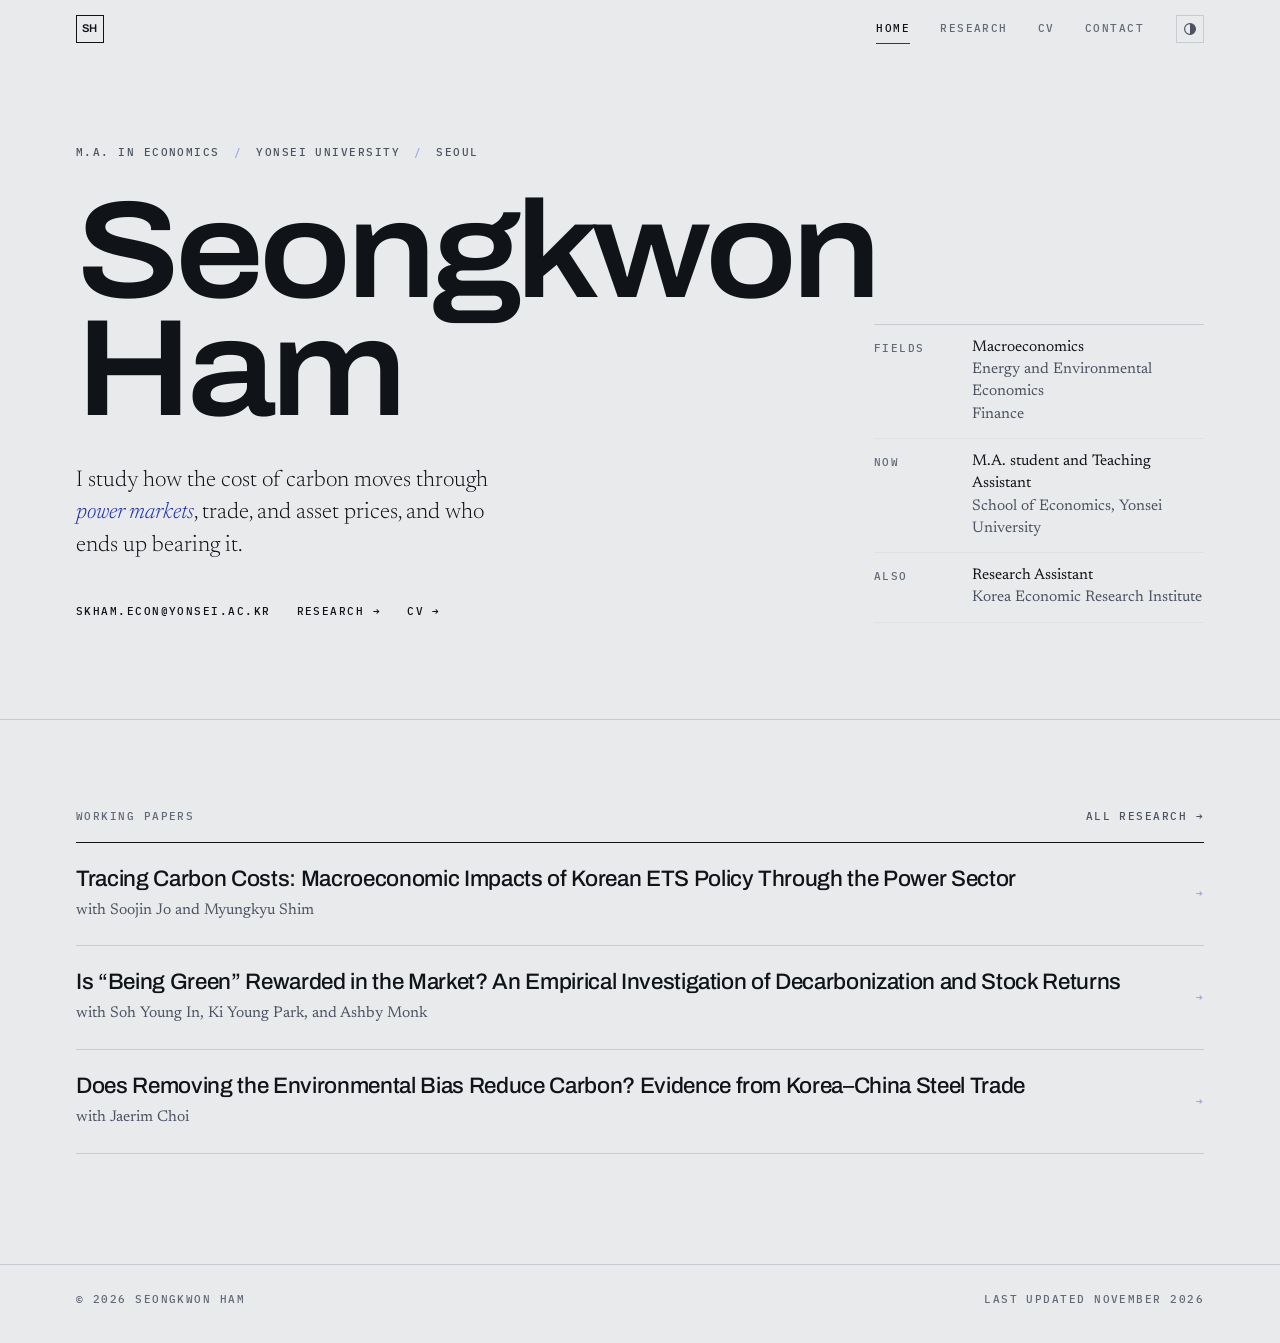
<file: index.html>
<!doctype html>
<html lang="en">
<head>
<meta charset="utf-8">
<meta name="viewport" content="width=device-width, initial-scale=1">
<title>Seongkwon Ham</title>
<meta name="description" content="Seongkwon Ham, M.A. student in Economics at Yonsei University. Research on carbon pricing, energy, trade, and climate finance.">
<meta property="og:title" content="Seongkwon Ham">
<meta property="og:description" content="Seongkwon Ham, M.A. student in Economics at Yonsei University. Research on carbon pricing, energy, trade, and climate finance.">
<meta property="og:type" content="website">
<meta name="color-scheme" content="light dark">
<link rel="icon" href="data:image/svg+xml,%3Csvg xmlns='http://www.w3.org/2000/svg' viewBox='0 0 32 32'%3E%3Crect width='32' height='32' fill='%231E31A8'/%3E%3Ctext x='16' y='21.5' font-family='Arial,sans-serif' font-size='14' font-weight='700' fill='white' text-anchor='middle'%3ESH%3C/text%3E%3C/svg%3E">
<script>try{var t=localStorage.getItem('theme');if(t)document.documentElement.setAttribute('data-theme',t);}catch(e){}</script>
<link rel="preconnect" href="https://fonts.googleapis.com">
<link rel="preconnect" href="https://fonts.gstatic.com" crossorigin>
<link rel="stylesheet" href="https://fonts.googleapis.com/css2?family=Archivo:wdth,wght@62..125,100..900&family=IBM+Plex+Mono:wght@400;500&family=Newsreader:ital,opsz,wght@0,6..72,300..500;1,6..72,300..400&display=swap">
<link rel="stylesheet" href="/assets/site.css">
</head>
<body>
<a class="skip m" href="#main">Skip to content</a>

<header class="nav" id="nav">
  <div class="nav-in">
    <a class="mark" href="/" aria-label="Home">SH</a>
    <nav class="nav-links m" aria-label="Pages">
      <a href="/" aria-current="page">Home</a>
      <a href="/research/">Research</a>
      <a href="/cv/">CV</a>
      <a href="/contact/">Contact</a>
    </nav>
    <button class="theme-btn" id="themeBtn" type="button" aria-label="Switch color theme">
      <svg viewBox="0 0 16 16" aria-hidden="true"><circle cx="8" cy="8" r="6.2" fill="none" stroke="currentColor" stroke-width="1.3"/><path d="M8 1.8a6.2 6.2 0 0 1 0 12.4z" fill="currentColor"/></svg>
    </button>
  </div>
</header>

<main id="main">
<section class="hero">
  <div class="wrap hero-grid">
    <div>
      <p class="m eyebrow ld">
        <span>M.A. in Economics</span><span class="dot">/</span>
        <span>Yonsei University</span><span class="dot">/</span>
        <span>Seoul</span>
      </p>
      <h1 class="ld d1"><span>Seongkwon</span><span>Ham</span></h1>
      <p class="hero-sub ld d2">
        I study how the cost of carbon moves through <em>power markets</em>,
        trade, and asset prices, and who ends up bearing it.
      </p>
      <div class="hero-meta m ld d3">
        <a class="lnk" href="mailto:skham.econ@yonsei.ac.kr">skham.econ@yonsei.ac.kr</a>
        <a class="lnk" href="/research/">Research &rarr;</a>
        <a class="lnk" href="/cv/">CV &rarr;</a>
      </div>
    </div>
    <dl class="facts ld d4">
      <div class="fact"><dt class="m">Fields</dt><dd>Macroeconomics<span>Energy and Environmental Economics<br>Finance</span></dd></div>
      <div class="fact"><dt class="m">Now</dt><dd>M.A. student and Teaching Assistant<span>School of Economics, Yonsei University</span></dd></div>
      <div class="fact"><dt class="m">Also</dt><dd>Research Assistant<span>Korea Economic Research Institute</span></dd></div>
    </dl>
  </div>
</section>

<section class="index">
  <div class="wrap">
    <p class="index-head m rv"><span>Working papers</span><a class="lnk" href="/research/" style="color:var(--ink-2)">All research &rarr;</a></p>
    <div class="idx rv">
      <a href="/research/#carbon-costs">
        <span class="idx-t">Tracing Carbon Costs: Macroeconomic Impacts of Korean ETS Policy Through the Power Sector</span>
        <span class="idx-w">with Soojin Jo and Myungkyu Shim</span>
        <span class="idx-arw m" aria-hidden="true">&rarr;</span>
      </a>
      <a href="/research/#being-green">
        <span class="idx-t">Is &ldquo;Being Green&rdquo; Rewarded in the Market? An Empirical Investigation of Decarbonization and Stock Returns</span>
        <span class="idx-w">with Soh Young In, Ki Young Park, and Ashby Monk</span>
        <span class="idx-arw m" aria-hidden="true">&rarr;</span>
      </a>
      <a href="/research/#environmental-bias">
        <span class="idx-t">Does Removing the Environmental Bias Reduce Carbon? Evidence from Korea&ndash;China Steel Trade</span>
        <span class="idx-w">with Jaerim Choi</span>
        <span class="idx-arw m" aria-hidden="true">&rarr;</span>
      </a>
    </div>
  </div>
</section>
</main>

<footer>
  <div class="wrap foot-in m">
    <span>&copy; <span id="yr">2026</span> Seongkwon Ham</span>
    <span>Last updated November 2026</span>
  </div>
</footer>
<script src="/assets/site.js"></script>
</body>
</html>
</file>
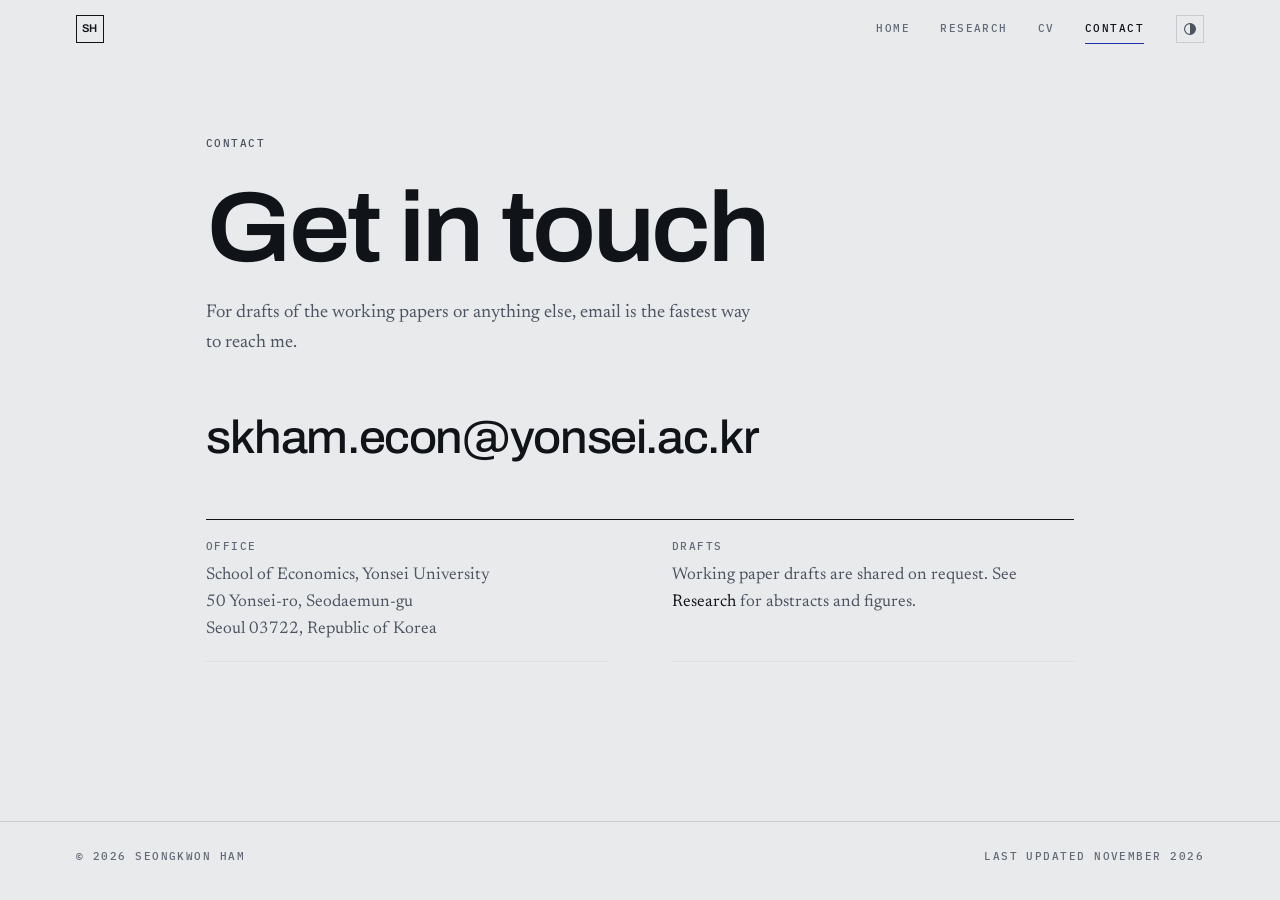
<file: contact/index.html>
<!doctype html>
<html lang="en">
<head>
<meta charset="utf-8">
<meta name="viewport" content="width=device-width, initial-scale=1">
<title>Contact | Seongkwon Ham</title>
<meta name="description" content="How to reach Seongkwon Ham.">
<meta property="og:title" content="Contact | Seongkwon Ham">
<meta property="og:description" content="How to reach Seongkwon Ham.">
<meta property="og:type" content="website">
<meta name="color-scheme" content="light dark">
<link rel="icon" href="data:image/svg+xml,%3Csvg xmlns='http://www.w3.org/2000/svg' viewBox='0 0 32 32'%3E%3Crect width='32' height='32' fill='%231E31A8'/%3E%3Ctext x='16' y='21.5' font-family='Arial,sans-serif' font-size='14' font-weight='700' fill='white' text-anchor='middle'%3ESH%3C/text%3E%3C/svg%3E">
<script>try{var t=localStorage.getItem('theme');if(t)document.documentElement.setAttribute('data-theme',t);}catch(e){}</script>
<link rel="preconnect" href="https://fonts.googleapis.com">
<link rel="preconnect" href="https://fonts.gstatic.com" crossorigin>
<link rel="stylesheet" href="https://fonts.googleapis.com/css2?family=Archivo:wdth,wght@62..125,100..900&family=IBM+Plex+Mono:wght@400;500&family=Newsreader:ital,opsz,wght@0,6..72,300..500;1,6..72,300..400&display=swap">
<link rel="stylesheet" href="/assets/site.css">
</head>
<body>
<a class="skip m" href="#main">Skip to content</a>

<header class="nav" id="nav">
  <div class="nav-in">
    <a class="mark" href="/" aria-label="Home">SH</a>
    <nav class="nav-links m" aria-label="Pages">
      <a href="/">Home</a>
      <a href="/research/">Research</a>
      <a href="/cv/">CV</a>
      <a href="/contact/" aria-current="page">Contact</a>
    </nav>
    <button class="theme-btn" id="themeBtn" type="button" aria-label="Switch color theme">
      <svg viewBox="0 0 16 16" aria-hidden="true"><circle cx="8" cy="8" r="6.2" fill="none" stroke="currentColor" stroke-width="1.3"/><path d="M8 1.8a6.2 6.2 0 0 1 0 12.4z" fill="currentColor"/></svg>
    </button>
  </div>
</header>

<main id="main">
<section class="page-head">
  <div class="wrap narrow">
    <p class="m eyebrow ld"><span>Contact</span></p>
    <h1 class="ld d1">Get in touch</h1>
    <p class="lede ld d2">For drafts of the working papers or anything else, email is the fastest way to reach me.</p>
  </div>
</section>

<section class="page-body">
  <div class="wrap narrow">
    <a class="mailto ld d3" href="mailto:skham.econ@yonsei.ac.kr">skham.econ@yonsei.ac.kr</a>
    <div class="contact-grid rv">
      <div><span class="m">Office</span><p>School of Economics, Yonsei University<br>50 Yonsei-ro, Seodaemun-gu<br>Seoul 03722, Republic of Korea</p></div>
      <div><span class="m">Drafts</span><p>Working paper drafts are shared on request. See <a class="lnk" href="/research/">Research</a> for abstracts and figures.</p></div>
    </div>
  </div>
</section>
</main>

<footer>
  <div class="wrap foot-in m">
    <span>&copy; <span id="yr">2026</span> Seongkwon Ham</span>
    <span>Last updated November 2026</span>
  </div>
</footer>
<script src="/assets/site.js"></script>
</body>
</html>
</file>
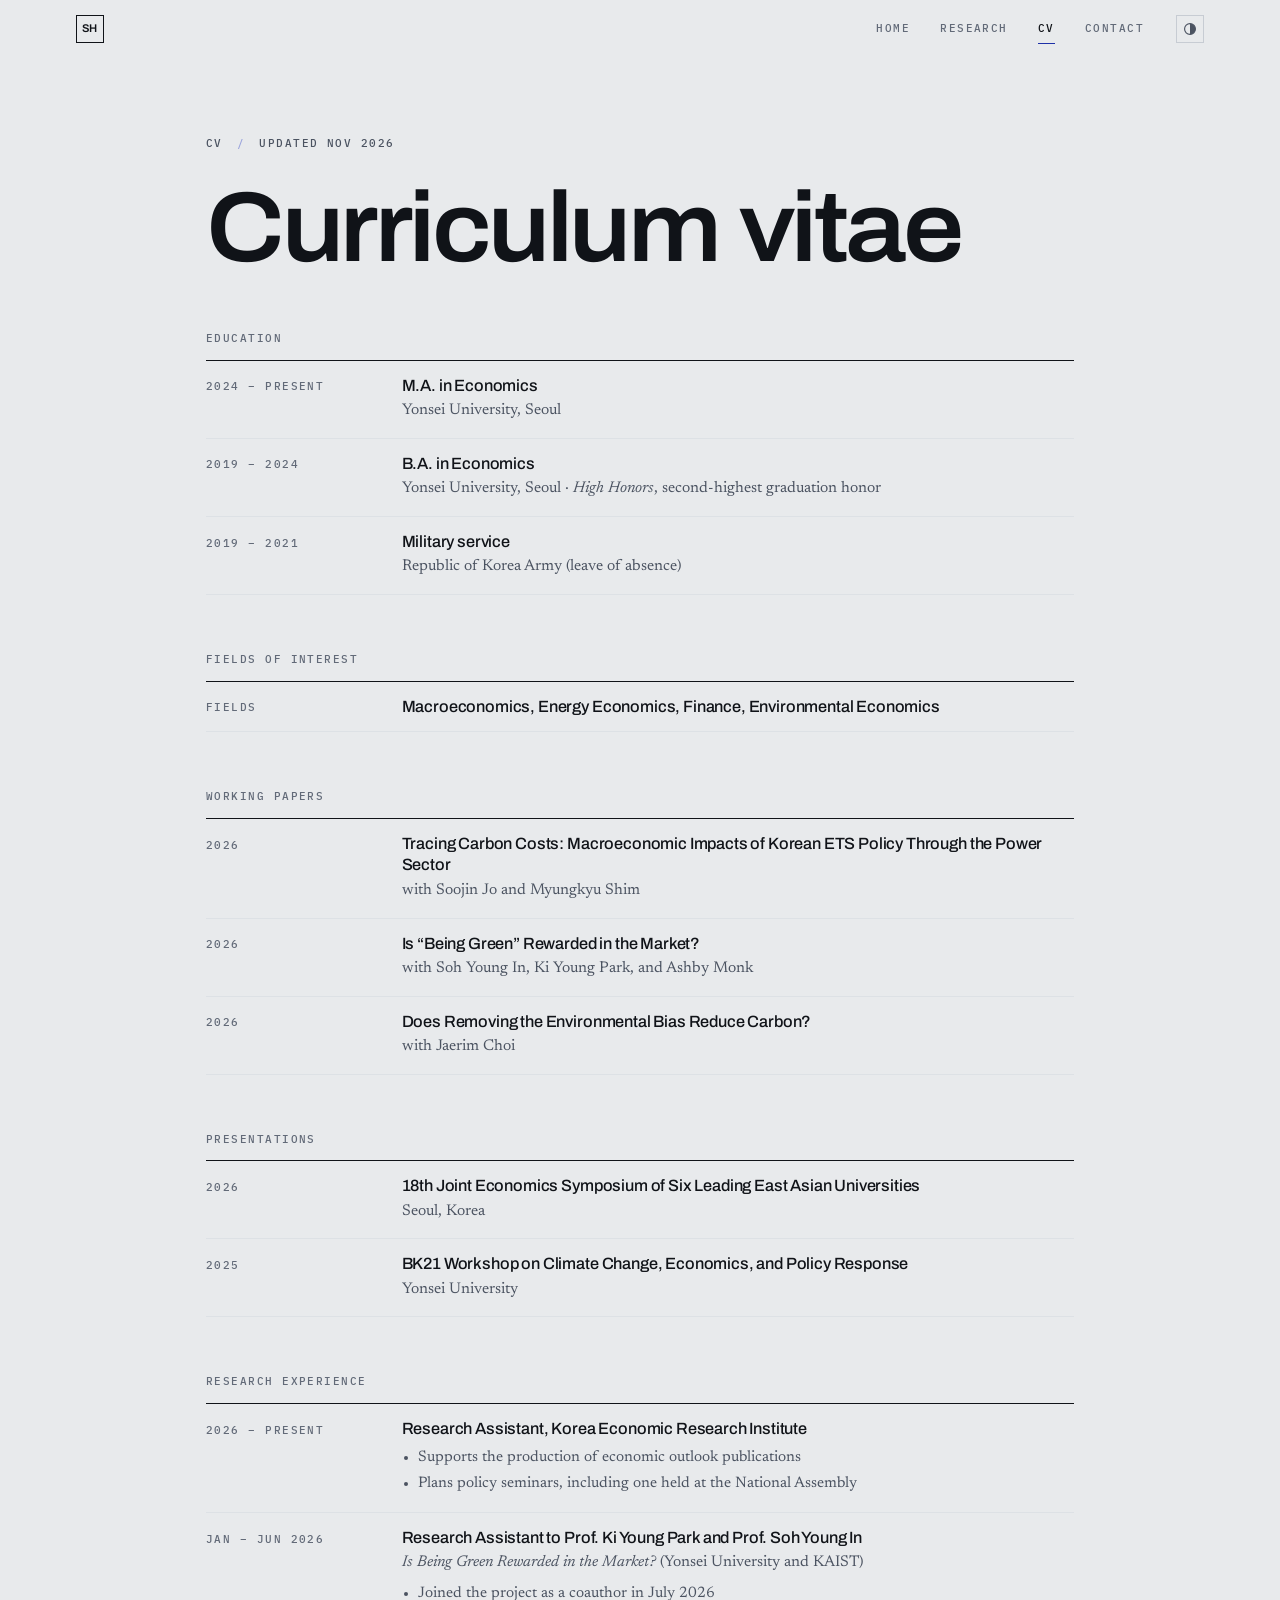
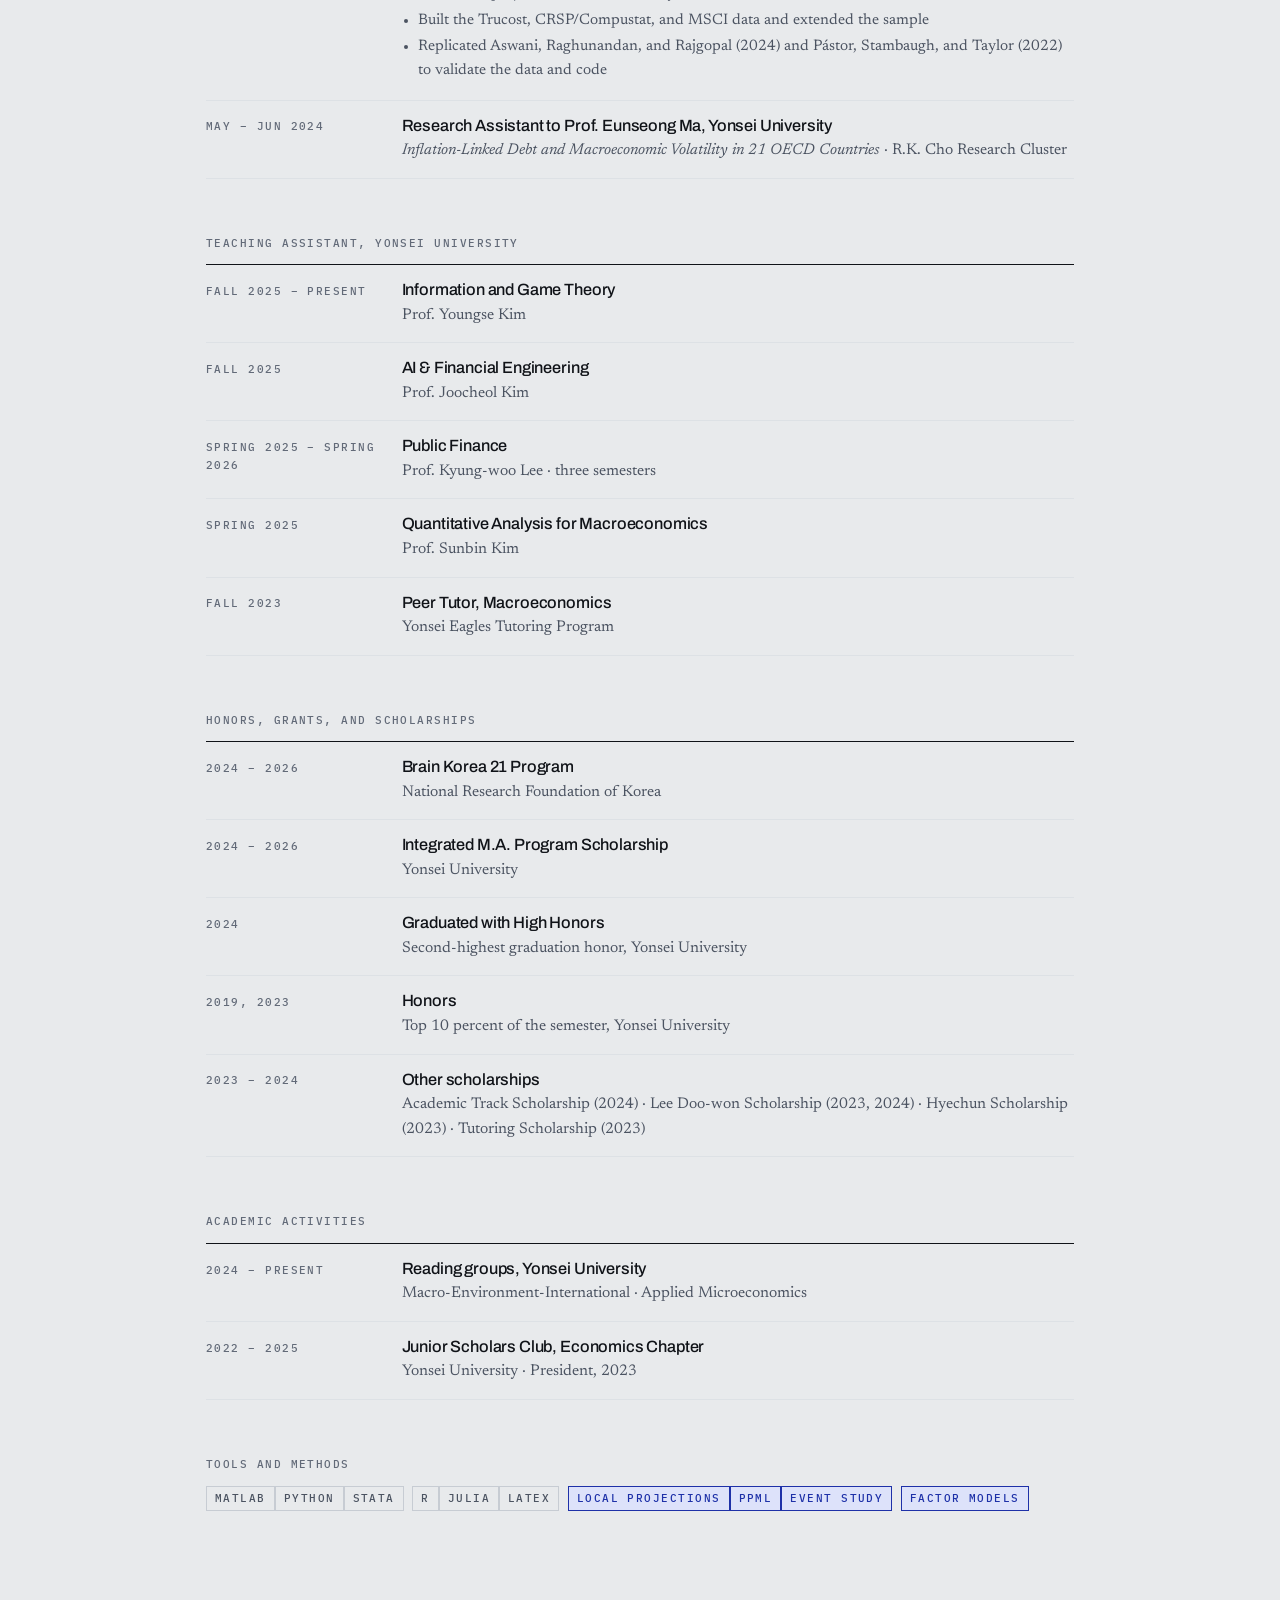
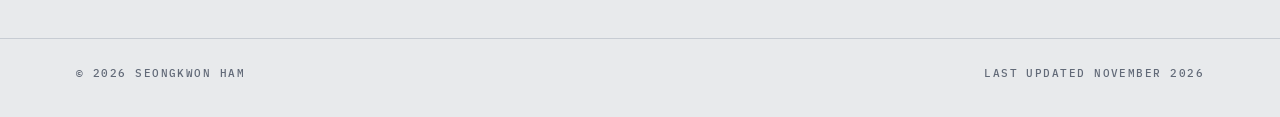
<file: cv/index.html>
<!doctype html>
<html lang="en">
<head>
<meta charset="utf-8">
<meta name="viewport" content="width=device-width, initial-scale=1">
<title>CV | Seongkwon Ham</title>
<meta name="description" content="Curriculum vitae of Seongkwon Ham, Yonsei University.">
<meta property="og:title" content="CV | Seongkwon Ham">
<meta property="og:description" content="Curriculum vitae of Seongkwon Ham, Yonsei University.">
<meta property="og:type" content="website">
<meta name="color-scheme" content="light dark">
<link rel="icon" href="data:image/svg+xml,%3Csvg xmlns='http://www.w3.org/2000/svg' viewBox='0 0 32 32'%3E%3Crect width='32' height='32' fill='%231E31A8'/%3E%3Ctext x='16' y='21.5' font-family='Arial,sans-serif' font-size='14' font-weight='700' fill='white' text-anchor='middle'%3ESH%3C/text%3E%3C/svg%3E">
<script>try{var t=localStorage.getItem('theme');if(t)document.documentElement.setAttribute('data-theme',t);}catch(e){}</script>
<link rel="preconnect" href="https://fonts.googleapis.com">
<link rel="preconnect" href="https://fonts.gstatic.com" crossorigin>
<link rel="stylesheet" href="https://fonts.googleapis.com/css2?family=Archivo:wdth,wght@62..125,100..900&family=IBM+Plex+Mono:wght@400;500&family=Newsreader:ital,opsz,wght@0,6..72,300..500;1,6..72,300..400&display=swap">
<link rel="stylesheet" href="/assets/site.css">
</head>
<body>
<a class="skip m" href="#main">Skip to content</a>

<header class="nav" id="nav">
  <div class="nav-in">
    <a class="mark" href="/" aria-label="Home">SH</a>
    <nav class="nav-links m" aria-label="Pages">
      <a href="/">Home</a>
      <a href="/research/">Research</a>
      <a href="/cv/" aria-current="page">CV</a>
      <a href="/contact/">Contact</a>
    </nav>
    <button class="theme-btn" id="themeBtn" type="button" aria-label="Switch color theme">
      <svg viewBox="0 0 16 16" aria-hidden="true"><circle cx="8" cy="8" r="6.2" fill="none" stroke="currentColor" stroke-width="1.3"/><path d="M8 1.8a6.2 6.2 0 0 1 0 12.4z" fill="currentColor"/></svg>
    </button>
  </div>
</header>

<main id="main">
<section class="page-head">
  <div class="wrap narrow">
    <p class="m eyebrow ld"><span>CV</span><span class="dot">/</span><span>Updated Nov 2026</span></p>
    <h1 class="ld d1">Curriculum vitae</h1>
  </div>
</section>

<section class="page-body">
  <div class="wrap narrow">

    <div class="tl-group rv">
      <span class="m">Education</span>
      <div class="tl">
        <div class="tl-row"><p class="tl-yr m">2024 &ndash; present</p><div><p class="tl-what">M.A. in Economics</p><p class="tl-where">Yonsei University, Seoul</p></div></div>
        <div class="tl-row"><p class="tl-yr m">2019 &ndash; 2024</p><div><p class="tl-what">B.A. in Economics</p><p class="tl-where">Yonsei University, Seoul &middot; <i>High Honors</i>, second-highest graduation honor</p></div></div>
        <div class="tl-row"><p class="tl-yr m">2019 &ndash; 2021</p><div><p class="tl-what">Military service</p><p class="tl-where">Republic of Korea Army (leave of absence)</p></div></div>
      </div>
    </div>

    <div class="tl-group rv">
      <span class="m">Fields of interest</span>
      <div class="tl">
        <div class="tl-row"><p class="tl-yr m">Fields</p><div><p class="tl-what">Macroeconomics, Energy Economics, Finance, Environmental Economics</p></div></div>
      </div>
    </div>

    <div class="tl-group rv">
      <span class="m">Working papers</span>
      <div class="tl">
        <div class="tl-row"><p class="tl-yr m">2026</p><div><p class="tl-what"><a class="lnk" href="/research/#carbon-costs">Tracing Carbon Costs: Macroeconomic Impacts of Korean ETS Policy Through the Power Sector</a></p><p class="tl-where">with Soojin Jo and Myungkyu Shim</p></div></div>
        <div class="tl-row"><p class="tl-yr m">2026</p><div><p class="tl-what"><a class="lnk" href="/research/#being-green">Is &ldquo;Being Green&rdquo; Rewarded in the Market?</a></p><p class="tl-where">with Soh Young In, Ki Young Park, and Ashby Monk</p></div></div>
        <div class="tl-row"><p class="tl-yr m">2026</p><div><p class="tl-what"><a class="lnk" href="/research/#environmental-bias">Does Removing the Environmental Bias Reduce Carbon?</a></p><p class="tl-where">with Jaerim Choi</p></div></div>
      </div>
    </div>

    <div class="tl-group rv">
      <span class="m">Presentations</span>
      <div class="tl">
        <div class="tl-row"><p class="tl-yr m">2026</p><div><p class="tl-what">18th Joint Economics Symposium of Six Leading East Asian Universities</p><p class="tl-where">Seoul, Korea</p></div></div>
        <div class="tl-row"><p class="tl-yr m">2025</p><div><p class="tl-what">BK21 Workshop on Climate Change, Economics, and Policy Response</p><p class="tl-where">Yonsei University</p></div></div>
      </div>
    </div>

    <div class="tl-group rv">
      <span class="m">Research experience</span>
      <div class="tl">
        <div class="tl-row"><p class="tl-yr m">2026 &ndash; present</p><div><p class="tl-what">Research Assistant, Korea Economic Research Institute</p>
          <ul><li>Supports the production of economic outlook publications</li><li>Plans policy seminars, including one held at the National Assembly</li></ul></div></div>
        <div class="tl-row"><p class="tl-yr m">Jan &ndash; Jun 2026</p><div><p class="tl-what">Research Assistant to Prof. Ki Young Park and Prof. Soh Young In</p><p class="tl-where"><i>Is Being Green Rewarded in the Market?</i> (Yonsei University and KAIST)</p>
          <ul><li>Joined the project as a coauthor in July 2026</li><li>Built the Trucost, CRSP/Compustat, and MSCI data and extended the sample</li><li>Replicated Aswani, Raghunandan, and Rajgopal (2024) and P&aacute;stor, Stambaugh, and Taylor (2022) to validate the data and code</li></ul></div></div>
        <div class="tl-row"><p class="tl-yr m">May &ndash; Jun 2024</p><div><p class="tl-what">Research Assistant to Prof. Eunseong Ma, Yonsei University</p><p class="tl-where"><i>Inflation-Linked Debt and Macroeconomic Volatility in 21 OECD Countries</i> &middot; R.K. Cho Research Cluster</p></div></div>
      </div>
    </div>

    <div class="tl-group rv">
      <span class="m">Teaching assistant, Yonsei University</span>
      <div class="tl">
        <div class="tl-row"><p class="tl-yr m">Fall 2025 &ndash; present</p><div><p class="tl-what">Information and Game Theory</p><p class="tl-where">Prof. Youngse Kim</p></div></div>
        <div class="tl-row"><p class="tl-yr m">Fall 2025</p><div><p class="tl-what">AI &amp; Financial Engineering</p><p class="tl-where">Prof. Joocheol Kim</p></div></div>
        <div class="tl-row"><p class="tl-yr m">Spring 2025 &ndash; Spring 2026</p><div><p class="tl-what">Public Finance</p><p class="tl-where">Prof. Kyung-woo Lee &middot; three semesters</p></div></div>
        <div class="tl-row"><p class="tl-yr m">Spring 2025</p><div><p class="tl-what">Quantitative Analysis for Macroeconomics</p><p class="tl-where">Prof. Sunbin Kim</p></div></div>
        <div class="tl-row"><p class="tl-yr m">Fall 2023</p><div><p class="tl-what">Peer Tutor, Macroeconomics</p><p class="tl-where">Yonsei Eagles Tutoring Program</p></div></div>
      </div>
    </div>

    <div class="tl-group rv">
      <span class="m">Honors, grants, and scholarships</span>
      <div class="tl">
        <div class="tl-row"><p class="tl-yr m">2024 &ndash; 2026</p><div><p class="tl-what">Brain Korea 21 Program</p><p class="tl-where">National Research Foundation of Korea</p></div></div>
        <div class="tl-row"><p class="tl-yr m">2024 &ndash; 2026</p><div><p class="tl-what">Integrated M.A. Program Scholarship</p><p class="tl-where">Yonsei University</p></div></div>
        <div class="tl-row"><p class="tl-yr m">2024</p><div><p class="tl-what">Graduated with High Honors</p><p class="tl-where">Second-highest graduation honor, Yonsei University</p></div></div>
        <div class="tl-row"><p class="tl-yr m">2019, 2023</p><div><p class="tl-what">Honors</p><p class="tl-where">Top 10 percent of the semester, Yonsei University</p></div></div>
        <div class="tl-row"><p class="tl-yr m">2023 &ndash; 2024</p><div><p class="tl-what">Other scholarships</p><p class="tl-where">Academic Track Scholarship (2024) &middot; Lee Doo-won Scholarship (2023, 2024) &middot; Hyechun Scholarship (2023) &middot; Tutoring Scholarship (2023)</p></div></div>
      </div>
    </div>

    <div class="tl-group rv">
      <span class="m">Academic activities</span>
      <div class="tl">
        <div class="tl-row"><p class="tl-yr m">2024 &ndash; present</p><div><p class="tl-what">Reading groups, Yonsei University</p><p class="tl-where">Macro-Environment-International &middot; Applied Microeconomics</p></div></div>
        <div class="tl-row"><p class="tl-yr m">2022 &ndash; 2025</p><div><p class="tl-what">Junior Scholars Club, Economics Chapter</p><p class="tl-where">Yonsei University &middot; President, 2023</p></div></div>
      </div>
    </div>

    <div class="tl-group rv">
      <span class="m">Tools and methods</span>
      <div class="chips m">
        <span class="tag">MATLAB</span><span class="tag">Python</span><span class="tag">Stata</span>
        <span class="tag">R</span><span class="tag">Julia</span><span class="tag">LaTeX</span>
        <span class="tag hi">Local projections</span><span class="tag hi">PPML</span><span class="tag hi">Event study</span>
        <span class="tag hi">Factor models</span>
      </div>
    </div>

  </div>
</section>
</main>

<footer>
  <div class="wrap foot-in m">
    <span>&copy; <span id="yr">2026</span> Seongkwon Ham</span>
    <span>Last updated November 2026</span>
  </div>
</footer>
<script src="/assets/site.js"></script>
</body>
</html>
</file>
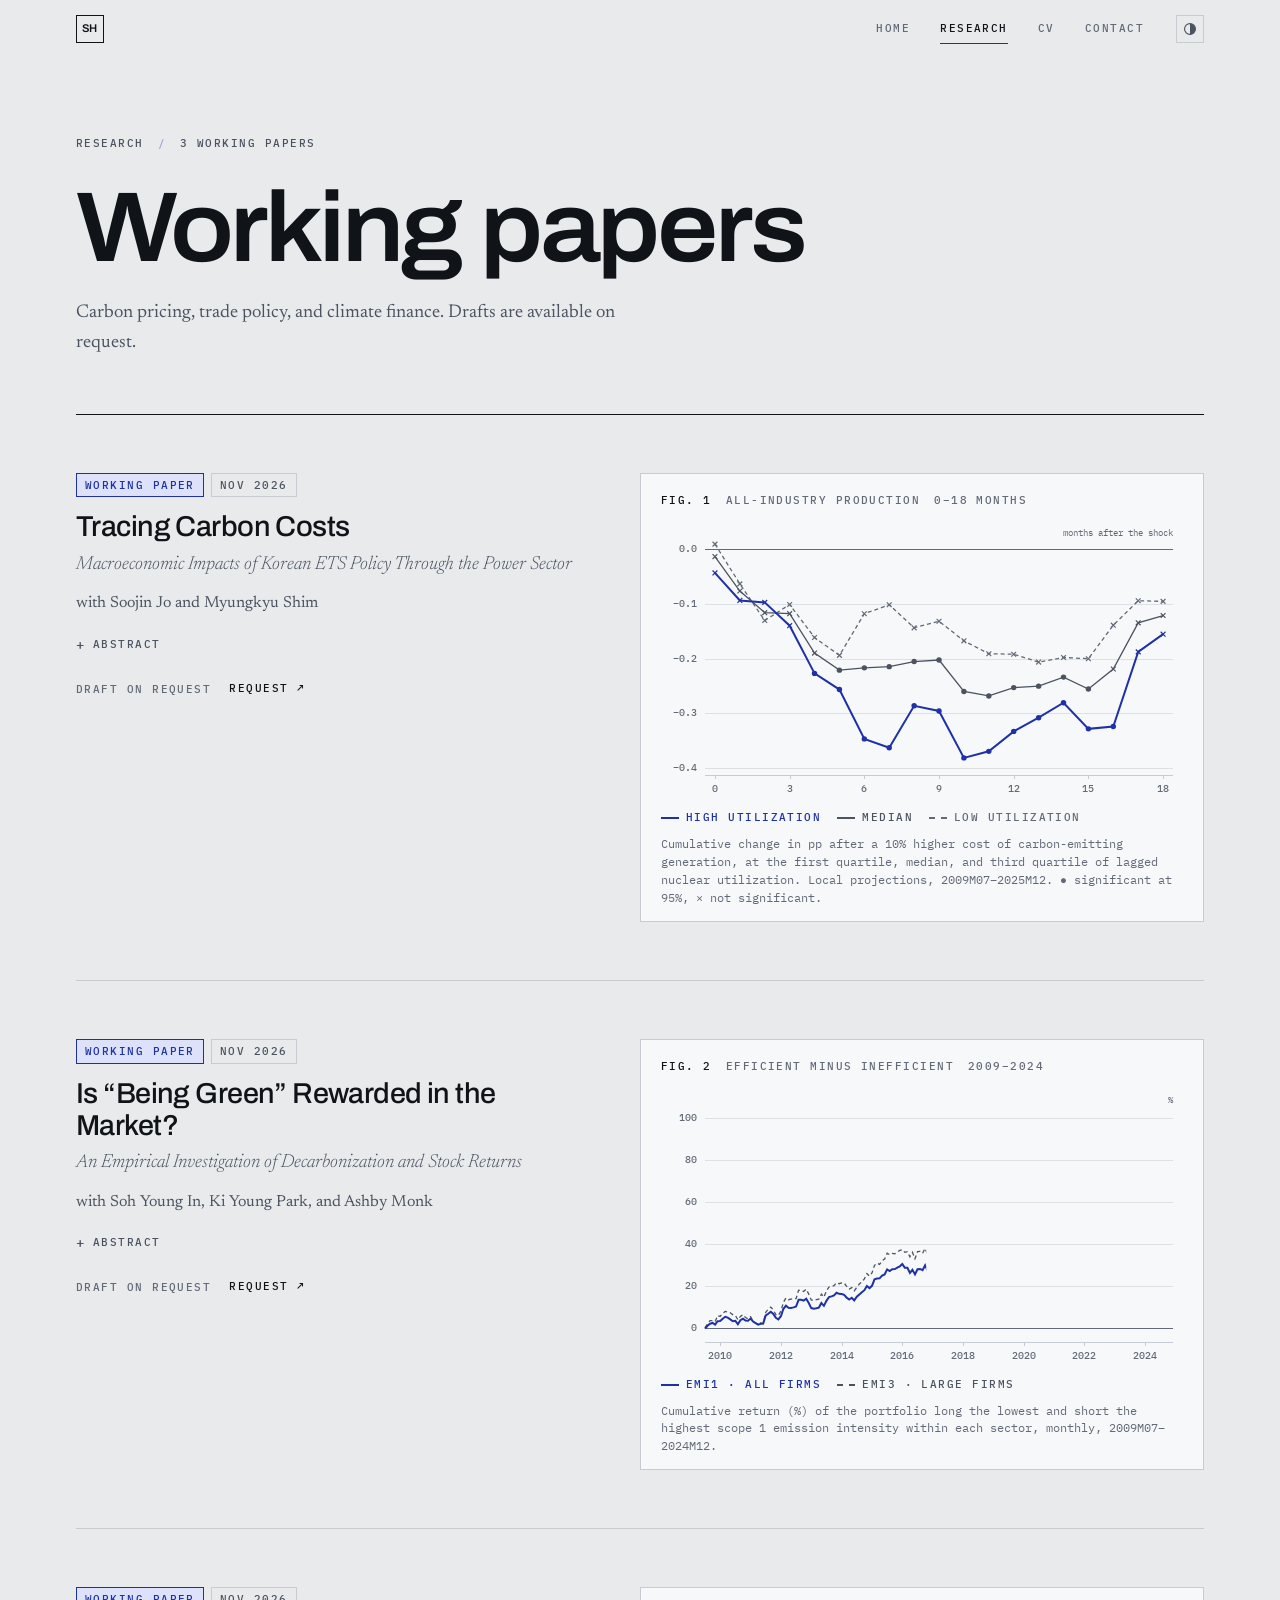
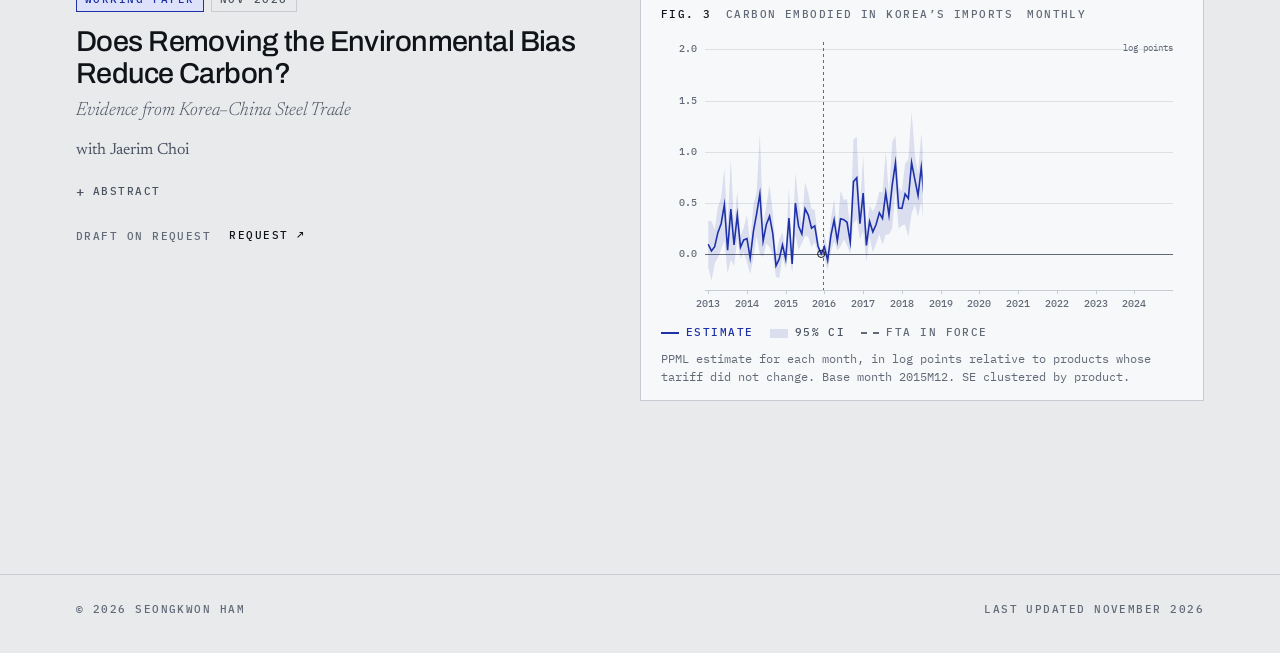
<file: research/index.html>
<!doctype html>
<html lang="en">
<head>
<meta charset="utf-8">
<meta name="viewport" content="width=device-width, initial-scale=1">
<title>Research | Seongkwon Ham</title>
<meta name="description" content="Working papers by Seongkwon Ham on carbon pricing, trade, and climate finance.">
<meta property="og:title" content="Research | Seongkwon Ham">
<meta property="og:description" content="Working papers by Seongkwon Ham on carbon pricing, trade, and climate finance.">
<meta property="og:type" content="website">
<meta name="color-scheme" content="light dark">
<link rel="icon" href="data:image/svg+xml,%3Csvg xmlns='http://www.w3.org/2000/svg' viewBox='0 0 32 32'%3E%3Crect width='32' height='32' fill='%231E31A8'/%3E%3Ctext x='16' y='21.5' font-family='Arial,sans-serif' font-size='14' font-weight='700' fill='white' text-anchor='middle'%3ESH%3C/text%3E%3C/svg%3E">
<script>try{var t=localStorage.getItem('theme');if(t)document.documentElement.setAttribute('data-theme',t);}catch(e){}</script>
<link rel="preconnect" href="https://fonts.googleapis.com">
<link rel="preconnect" href="https://fonts.gstatic.com" crossorigin>
<link rel="stylesheet" href="https://fonts.googleapis.com/css2?family=Archivo:wdth,wght@62..125,100..900&family=IBM+Plex+Mono:wght@400;500&family=Newsreader:ital,opsz,wght@0,6..72,300..500;1,6..72,300..400&display=swap">
<link rel="stylesheet" href="/assets/site.css">
</head>
<body>
<a class="skip m" href="#main">Skip to content</a>

<header class="nav" id="nav">
  <div class="nav-in">
    <a class="mark" href="/" aria-label="Home">SH</a>
    <nav class="nav-links m" aria-label="Pages">
      <a href="/">Home</a>
      <a href="/research/" aria-current="page">Research</a>
      <a href="/cv/">CV</a>
      <a href="/contact/">Contact</a>
    </nav>
    <button class="theme-btn" id="themeBtn" type="button" aria-label="Switch color theme">
      <svg viewBox="0 0 16 16" aria-hidden="true"><circle cx="8" cy="8" r="6.2" fill="none" stroke="currentColor" stroke-width="1.3"/><path d="M8 1.8a6.2 6.2 0 0 1 0 12.4z" fill="currentColor"/></svg>
    </button>
  </div>
</header>

<main id="main">
<section class="page-head">
  <div class="wrap">
    <p class="m eyebrow ld"><span>Research</span><span class="dot">/</span><span>3 working papers</span></p>
    <h1 class="ld d1">Working papers</h1>
    <p class="lede ld d2">Carbon pricing, trade policy, and climate finance. Drafts are available on request.</p>
  </div>
</section>

<section class="page-body">
  <div class="wrap">

    <!-- W1 -->
    <article class="paper rv" id="carbon-costs">
      <div>
        <div class="tags m"><span class="tag hi">Working paper</span><span class="tag">Nov 2026</span></div>
        <h3>Tracing Carbon Costs<span class="subtitle">Macroeconomic Impacts of Korean ETS Policy Through the Power Sector</span></h3>
        <p class="byline">with Soojin Jo and Myungkyu Shim</p>
        <details>
          <summary>Abstract</summary>
          <p class="abs">
            Carbon prices in Korea do not reach the price of electricity yet, as most allowances are free and
            the retail price is a policy decision. This paper traces the response of the economy to a 10 percent
            increase in the cost of carbon-emitting generation under a full pass-through scenario. On average,
            production falls and unemployment rises, but both responses are small. The response of production
            depends on the spare capacity of nuclear generation. When nuclear utilization is high, production is
            0.36 percentage points lower after 7 months. When it is low, generation shifts more toward carbon-free
            sources and the response of production is insignificant. Across manufacturing industries, production
            in the high electricity-intensity group is significantly lower than in the low group for ten months. The
            results are similar with quarterly GDP and consumption, an alternative measure of nuclear capacity,
            and other groupings of industries. The cost of carbon pricing will therefore depend on how much
            nuclear capacity is spare, and it will fall first on electricity-intensive industries.
          </p>
          <p class="note">JEL E32, Q41, Q43, Q48, Q54</p>
        </details>
        <p class="filerow m">
          <span>Draft on request</span>
          <a class="lnk" href="mailto:skham.econ@yonsei.ac.kr?subject=Draft%20request%3A%20Tracing%20Carbon%20Costs">Request &#8599;</a>
        </p>
      </div>
      <figure class="pfig">
        <p class="pfig-head m"><b>Fig. 1</b><span>All-industry production</span><span>0&ndash;18 months</span></p>
        <canvas id="f1" role="img" aria-label="Line chart. Cumulative response of all-industry production to a 10 percent higher cost of carbon-emitting generation, by nuclear utilization. With high utilization, production is about 0.36 percentage points lower after 7 months. With low utilization, the response is insignificant."></canvas>
        <p class="legend m">
          <span style="color:var(--accent)"><i class="sw"></i>High utilization</span>
          <span style="color:var(--ink-2)"><i class="sw"></i>Median</span>
          <span style="color:var(--ink-3)"><i class="sw dash"></i>Low utilization</span>
        </p>
        <p class="note">Cumulative change in pp after a 10% higher cost of carbon-emitting generation, at the first quartile, median, and third quartile of lagged nuclear utilization. Local projections, 2009M07&ndash;2025M12. &#9679; significant at 95%, &times; not significant.</p>
      </figure>
    </article>

    <!-- W2 -->
    <article class="paper rv" id="being-green">
      <div>
        <div class="tags m"><span class="tag hi">Working paper</span><span class="tag">Nov 2026</span></div>
        <h3>Is &ldquo;Being Green&rdquo; Rewarded in the Market?<span class="subtitle">An Empirical Investigation of Decarbonization and Stock Returns</span></h3>
        <p class="byline">with Soh Young In, Ki Young Park, and Ashby Monk</p>
        <details>
          <summary>Abstract</summary>
          <p class="abs">
            We ask whether carbon-efficient firms earn higher stock returns than carbon-inefficient firms in the
            same industry, and what the difference reflects. A portfolio that buys the firms with the lowest scope 1
            emission intensity in each sector and sells those with the highest earns an alpha of more than 0.4 percent
            per month from July 2009 to December 2024. The CAPM and the Fama-French three, four and five-factor models
            do not explain it. The alpha moves with earnings news. Carbon-efficient firms report higher standardized
            unexpected earnings (SUE) than carbon-inefficient firms, and when this gap enters the factor models the
            alpha falls by close to half. About four fifths of this fall comes from the nine trading days around
            earnings announcements. The gap in SUE comes mainly from its denominator. The earnings of carbon-efficient
            firms are less volatile, so the same change in EPS is larger news for them. Carbon efficiency is thus
            rewarded in the market even among firms in the same industry, and a large part of the reward arrives with
            news about earnings that rise more steadily. Why carbon efficiency goes with steady earnings remains open,
            but it helps to identify firms with stable and growing earnings ahead of their announcements.
          </p>
          <p class="note">JEL G12, G14, M41, Q54</p>
        </details>
        <p class="filerow m">
          <span>Draft on request</span>
          <a class="lnk" href="mailto:skham.econ@yonsei.ac.kr?subject=Draft%20request%3A%20Is%20Being%20Green%20Rewarded%20in%20the%20Market%3F">Request &#8599;</a>
        </p>
      </div>
      <figure class="pfig">
        <p class="pfig-head m"><b>Fig. 2</b><span>Efficient minus inefficient</span><span>2009&ndash;2024</span></p>
        <canvas id="f2" role="img" aria-label="Line chart. Cumulative return of the portfolio that is long carbon-efficient and short carbon-inefficient firms within each sector, July 2009 to December 2024. It reaches about 91 percent for all firms and about 104 percent for large firms."></canvas>
        <p class="legend m">
          <span style="color:var(--accent)"><i class="sw"></i>EMI1 &middot; all firms</span>
          <span style="color:var(--ink-2)"><i class="sw dash"></i>EMI3 &middot; large firms</span>
        </p>
        <p class="note">Cumulative return (%) of the portfolio long the lowest and short the highest scope 1 emission intensity within each sector, monthly, 2009M07&ndash;2024M12.</p>
      </figure>
    </article>

    <!-- W3 -->
    <article class="paper rv" id="environmental-bias">
      <div>
        <div class="tags m"><span class="tag hi">Working paper</span><span class="tag">Nov 2026</span></div>
        <h3>Does Removing the Environmental Bias Reduce Carbon?<span class="subtitle">Evidence from Korea&ndash;China Steel Trade</span></h3>
        <p class="byline">with Jaerim Choi</p>
        <details>
          <summary>Abstract</summary>
          <p class="abs">
            In most countries tariffs are lower on dirty goods than on clean goods, and models suggest that
            removing this environmental bias of trade policy would lower global emissions. However, a free trade
            agreement can only cut tariffs. Korea&rsquo;s tariffs on most dirty upstream steel products were already
            zero before the Korea&ndash;China Free Trade Agreement, so its cuts fall almost only on clean downstream
            products. The agreement is thus a well-suited setting to study how the carbon embodied in trade
            responds when downstream tariffs are cut. The tariff cuts reduce the environmental bias in the tariffs
            of both countries as they are phased in. With a Poisson pseudo-maximum-likelihood regression on
            monthly trade by product, we find that the carbon embodied in Korea&rsquo;s imports of the liberalized
            products rises by 40 percent relative to products whose tariff did not change. The estimate for
            exports is also positive but it is insignificant. The results hold in four robustness checks. On the
            products that both countries liberalized, we find suggestive evidence that embodied carbon moved
            on net into Korea, the cleaner producer of the two. These results imply that removing the bias by
            cutting downstream tariffs can raise the carbon embodied in trade.
          </p>
          <p class="note">JEL F13, F14, F18, Q54, Q56</p>
        </details>
        <p class="filerow m">
          <span>Draft on request</span>
          <a class="lnk" href="mailto:skham.econ@yonsei.ac.kr?subject=Draft%20request%3A%20Does%20Removing%20the%20Environmental%20Bias%20Reduce%20Carbon%3F">Request &#8599;</a>
        </p>
      </div>
      <figure class="pfig">
        <p class="pfig-head m"><b>Fig. 3</b><span>Carbon embodied in Korea&rsquo;s imports</span><span>Monthly</span></p>
        <canvas id="f3" role="img" aria-label="Event-study chart. Monthly estimates of carbon embodied in Korea's imports of liberalized steel products relative to control products, 2013 to 2024. Estimates are near zero before the agreement entered into force in December 2015 and rise afterwards."></canvas>
        <p class="legend m">
          <span style="color:var(--accent)"><i class="sw"></i>Estimate</span>
          <span><i class="sw box"></i>95% CI</span>
          <span style="color:var(--ink-3)"><i class="sw dash"></i>FTA in force</span>
        </p>
        <p class="note">PPML estimate for each month, in log points relative to products whose tariff did not change. Base month 2015M12. SE clustered by product.</p>
      </figure>
    </article>

  </div>
</section>
</main>

<footer>
  <div class="wrap foot-in m">
    <span>&copy; <span id="yr">2026</span> Seongkwon Ham</span>
    <span>Last updated November 2026</span>
  </div>
</footer>
<script src="/assets/figdata.js"></script>
<script src="/assets/site.js"></script>
</body>
</html>
</file>
<file: assets/site.css>
/* ============================================================
   TOKENS. Light is the base; dark redefines tokens only.
   ============================================================ */
:root{
  --ground:#E8EAEC;
  --surface:#F7F8F9;
  --ink:#101318;
  --ink-2:#4B5361;
  --ink-3:#626A78;
  --rule:#C7CCD3;
  --rule-2:#DDE1E5;
  --accent:#1E31A8;
  --accent-2:#DDE2FA;
  --accent-dim:#9AA4DC;
  --band:rgba(30,49,168,.13);
  --sel:#C9D1F7;
}
@media (prefers-color-scheme: dark){
  :root:not([data-theme="light"]){
    --ground:#0D0F13; --surface:#15181D; --ink:#E6E9ED; --ink-2:#A3AAB5; --ink-3:#7E8794;
    --rule:#272C34; --rule-2:#1D2128; --accent:#93A6FF; --accent-2:#1B2240; --accent-dim:#4A5580;
    --band:rgba(147,166,255,.16); --sel:#2B3562;
  }
}
:root[data-theme="dark"]{
  --ground:#0D0F13; --surface:#15181D; --ink:#E6E9ED; --ink-2:#A3AAB5; --ink-3:#7E8794;
  --rule:#272C34; --rule-2:#1D2128; --accent:#93A6FF; --accent-2:#1B2240; --accent-dim:#4A5580;
  --band:rgba(147,166,255,.16); --sel:#2B3562;
}

/* ============================================================
   BASE
   ============================================================ */
*,*::before,*::after{box-sizing:border-box}
html{-webkit-text-size-adjust:100%;scroll-padding-top:72px}
body{
  margin:0;background:var(--ground);color:var(--ink);
  font-family:'Newsreader','Iowan Old Style',Georgia,serif;
  font-size:17px;line-height:1.6;font-optical-sizing:auto;
  -webkit-font-smoothing:antialiased;overflow-x:hidden;
  min-height:100vh;display:flex;flex-direction:column;
}
main{flex:1}
::selection{background:var(--sel);color:var(--ink)}
a{color:inherit}
p{margin:0}
.wrap{max-width:1240px;margin:0 auto;padding:0 clamp(16px,5vw,56px)}
.narrow{max-width:980px}

/* three voices: display / prose / instrument */
.m{
  font-family:'IBM Plex Mono',ui-monospace,'Cascadia Mono',Consolas,monospace;
  font-size:.7rem;letter-spacing:.13em;text-transform:uppercase;
  font-weight:500;font-variant-numeric:tabular-nums;
}
.note{
  font-family:'IBM Plex Mono',ui-monospace,'Cascadia Mono',Consolas,monospace;
  font-size:.72rem;line-height:1.55;letter-spacing:0;color:var(--ink-3);
}

.lnk{
  text-decoration:none;color:var(--ink);
  background-image:linear-gradient(var(--accent),var(--accent));
  background-size:0% 1px;background-position:0 100%;background-repeat:no-repeat;
  transition:background-size .32s cubic-bezier(.2,.7,.3,1),color .2s;padding-bottom:2px;
}
.lnk:hover{background-size:100% 1px;color:var(--accent)}
:focus-visible{outline:2px solid var(--accent);outline-offset:3px;border-radius:1px}
.skip{position:absolute;left:-9999px;top:0;z-index:99;background:var(--ink);color:var(--ground);padding:10px 16px}
.skip:focus{left:8px;top:8px}

/* ============================================================
   NAV
   ============================================================ */
.nav{position:fixed;inset:0 0 auto 0;z-index:50;border-bottom:1px solid transparent;transition:background-color .3s,border-color .3s}
.nav.stuck{background:var(--ground);border-bottom-color:var(--rule)}
.nav-in{max-width:1240px;margin:0 auto;padding:0 clamp(16px,5vw,56px);height:58px;display:flex;align-items:center;gap:clamp(14px,3vw,32px)}
.mark{
  display:inline-flex;align-items:center;justify-content:center;width:28px;height:28px;
  border:1px solid var(--ink);font-family:'Archivo',sans-serif;font-size:.7rem;font-weight:600;
  letter-spacing:.02em;flex:none;text-decoration:none;
}
.nav-links{display:flex;gap:clamp(14px,2.6vw,30px);margin-left:auto;align-items:center}
.nav-links a{color:var(--ink-3);text-decoration:none;white-space:nowrap;transition:color .2s;position:relative;padding:6px 0}
.nav-links a:hover{color:var(--ink)}
.nav-links a[aria-current="page"]{color:var(--ink)}
.nav-links a[aria-current="page"]::after{content:"";position:absolute;left:0;right:0;bottom:0;height:1px;background:var(--accent)}
.theme-btn{
  background:none;border:1px solid var(--rule);color:var(--ink-2);cursor:pointer;
  width:28px;height:28px;display:inline-grid;place-items:center;padding:0;flex:none;
  transition:color .2s,border-color .2s;
}
.theme-btn:hover{color:var(--ink);border-color:var(--ink-3)}
.theme-btn svg{width:14px;height:14px}

/* ============================================================
   HOME HERO
   ============================================================ */
.hero{padding:clamp(110px,16vh,176px) 0 clamp(56px,8vw,96px);border-bottom:1px solid var(--rule)}
.hero-grid{display:grid;grid-template-columns:minmax(0,1fr) minmax(0,330px);gap:clamp(28px,6vw,80px);align-items:end}
.eyebrow{color:var(--ink-2);display:flex;flex-wrap:wrap;gap:6px 14px;margin-bottom:clamp(18px,3vw,30px)}
.eyebrow .dot{color:var(--accent-dim)}
h1{
  margin:0;font-family:'Archivo','Helvetica Neue',Arial,sans-serif;
  font-size:clamp(3.2rem,11vw,8.6rem);font-weight:600;font-stretch:112%;
  line-height:.86;letter-spacing:-.035em;
}
h1 span{display:block}
.hero-sub{margin-top:clamp(24px,3.4vw,36px);max-width:34ch;font-size:clamp(1.12rem,2.1vw,1.42rem);line-height:1.44;font-weight:300}
.hero-sub em{font-style:italic;color:var(--accent)}
.hero-meta{margin-top:clamp(26px,4vw,40px);display:flex;flex-wrap:wrap;gap:10px 26px;align-items:center}
.facts{margin:0;border-top:1px solid var(--rule)}
.fact{display:grid;grid-template-columns:minmax(0,84px) minmax(0,1fr);gap:14px;padding:12px 0;border-bottom:1px solid var(--rule-2)}
.fact dt{color:var(--ink-3);padding-top:.25em}
.fact dd{margin:0;font-size:.96rem;line-height:1.45}
.fact dd span{display:block;color:var(--ink-2)}

/* home: compact index of papers */
.index{padding:clamp(48px,7vw,88px) 0 clamp(64px,9vw,110px)}
.index-head{display:flex;justify-content:space-between;align-items:baseline;gap:16px;color:var(--ink-3);margin-bottom:14px}
.idx{border-top:1px solid var(--ink)}
.idx a{
  display:grid;grid-template-columns:minmax(0,1fr) auto;gap:6px 24px;align-items:baseline;
  padding:clamp(16px,2.2vw,22px) 0;border-bottom:1px solid var(--rule);text-decoration:none;
}
.idx-t{font-family:'Archivo','Helvetica Neue',Arial,sans-serif;font-size:clamp(1.08rem,2vw,1.4rem);font-weight:500;letter-spacing:-.015em;line-height:1.25;transition:color .2s}
.idx-w{color:var(--ink-2);font-size:.97rem;grid-column:1}
.idx-arw{color:var(--accent-dim);grid-row:1 / span 2;grid-column:2;align-self:center;transition:transform .2s,color .2s}
.idx a:hover .idx-t{color:var(--accent)}
.idx a:hover .idx-arw{color:var(--accent);transform:translateX(3px)}

/* ============================================================
   SUBPAGE HEADER
   ============================================================ */
.page-head{padding:clamp(110px,15vh,160px) 0 clamp(30px,5vw,56px)}
.page-head h1{font-size:clamp(2.8rem,8vw,6.2rem);font-stretch:108%;line-height:.92}
.page-head .lede{margin-top:clamp(16px,2.4vw,24px);color:var(--ink-2);max-width:56ch;font-size:clamp(1.02rem,1.6vw,1.16rem)}
.page-body{padding-bottom:clamp(64px,9vw,116px)}

h3{
  font-family:'Archivo','Helvetica Neue',Arial,sans-serif;
  font-size:clamp(1.3rem,2.4vw,1.8rem);font-weight:500;letter-spacing:-.02em;line-height:1.12;margin:0;
}
.subtitle{display:block;font-family:'Newsreader',Georgia,serif;font-weight:300;font-style:italic;
  font-size:clamp(1.02rem,1.6vw,1.18rem);letter-spacing:0;line-height:1.35;color:var(--ink-2);margin-top:8px}

/* ---- papers ---- */
.paper{
  display:grid;grid-template-columns:minmax(0,1fr) minmax(0,1.1fr);gap:clamp(24px,4vw,56px);
  padding:clamp(34px,5vw,58px) 0;border-top:1px solid var(--rule);
}
.paper:first-of-type{border-top-color:var(--ink)}
.tags{display:flex;flex-wrap:wrap;gap:7px;margin-bottom:14px}
.tag{display:inline-block;padding:3px 8px;border:1px solid var(--rule);color:var(--ink-2);line-height:1.5}
.tag.hi{border-color:var(--accent);color:var(--accent);background:var(--accent-2)}
.byline{margin-top:14px;color:var(--ink-2);font-size:1rem}
details{margin-top:16px}
summary{
  cursor:pointer;list-style:none;display:inline-flex;align-items:center;gap:8px;color:var(--ink-2);
  font-family:'IBM Plex Mono',ui-monospace,monospace;font-size:.7rem;letter-spacing:.13em;text-transform:uppercase;font-weight:500;
  transition:color .2s;
}
summary::-webkit-details-marker{display:none}
summary:hover{color:var(--accent)}
summary::before{content:"+";font-size:.9rem;line-height:1;width:9px;display:inline-block}
details[open] summary::before{content:"\2013"}
.abs{margin-top:12px;padding-left:14px;border-left:1px solid var(--rule);color:var(--ink-2);font-size:.98rem;line-height:1.62;max-width:64ch}
.abs + .note{margin-top:10px;padding-left:15px}
.filerow{display:flex;flex-wrap:wrap;gap:8px 18px;margin-top:20px;align-items:center;color:var(--ink-3)}

/* ---- figures ---- */
.pfig{margin:0;border:1px solid var(--rule);background:var(--surface);padding:clamp(12px,1.6vw,18px) clamp(12px,1.8vw,20px) 14px;align-self:start}
.pfig-head{display:flex;flex-wrap:wrap;gap:4px 14px;align-items:baseline;color:var(--ink-3);margin-bottom:10px}
.pfig-head b{color:var(--ink);font-weight:500}
.pfig canvas{width:100%;height:clamp(220px,24vw,280px);display:block}
.legend{display:flex;flex-wrap:wrap;gap:6px 16px;margin-top:10px;color:var(--ink-2)}
.legend span{display:inline-flex;align-items:center;gap:7px}
.sw{width:18px;height:0;border-top:2px solid currentColor;display:inline-block}
.sw.dash{border-top-style:dashed}
.sw.box{height:9px;border:0;background:var(--band)}
.pfig .note{margin-top:8px}

/* ---- cv timeline ---- */
.tl-group + .tl-group{margin-top:clamp(36px,5vw,56px)}
.tl-group > .m{display:block;color:var(--ink-3);margin-bottom:12px}
.tl{border-top:1px solid var(--ink)}
.tl-row{display:grid;grid-template-columns:minmax(0,170px) minmax(0,1fr);gap:clamp(12px,2vw,26px);padding:14px 0;border-bottom:1px solid var(--rule-2)}
.tl-yr{color:var(--ink-3);padding-top:.3em}
.tl-what{font-family:'Archivo',sans-serif;font-size:1.02rem;font-weight:500;letter-spacing:-.01em;line-height:1.3}
.tl-where{color:var(--ink-2);font-size:.97rem;margin-top:3px}
.tl-where i{font-style:italic}
.tl ul{margin:6px 0 0;padding-left:1.1em;color:var(--ink-2);font-size:.95rem}
.tl li{margin:2px 0}
.chips{display:flex;flex-wrap:wrap;gap:7px}

/* ---- contact ---- */
.mailto{
  display:inline-block;font-family:'Archivo',sans-serif;font-size:clamp(1.35rem,4.4vw,2.9rem);font-weight:500;font-stretch:104%;
  letter-spacing:-.03em;line-height:1.05;text-decoration:none;color:var(--ink);word-break:break-word;
  background-image:linear-gradient(var(--accent),var(--accent));background-size:0% 2px;background-position:0 100%;background-repeat:no-repeat;
  transition:background-size .4s cubic-bezier(.2,.7,.3,1),color .25s;
}
.mailto:hover{background-size:100% 2px;color:var(--accent)}
.contact-grid{display:grid;grid-template-columns:minmax(0,1fr) minmax(0,1fr);gap:0 clamp(24px,5vw,64px);border-top:1px solid var(--ink);margin-top:clamp(36px,5vw,56px)}
.contact-grid > div{padding:18px 0;border-bottom:1px solid var(--rule-2)}
.contact-grid .m{display:block;color:var(--ink-3);margin-bottom:6px}
.contact-grid p{color:var(--ink-2)}

footer{border-top:1px solid var(--rule);padding:26px 0 34px;color:var(--ink-3)}
.foot-in{display:flex;flex-wrap:wrap;gap:12px 24px;justify-content:space-between}

/* ============================================================
   MOTION
   ============================================================ */
.rv{opacity:0;transform:translateY(14px);transition:opacity .7s ease,transform .7s cubic-bezier(.2,.7,.3,1)}
.rv.in{opacity:1;transform:none}
.ld{opacity:0;transform:translateY(18px);animation:ld .9s cubic-bezier(.2,.7,.3,1) forwards}
.ld.d1{animation-delay:.08s}
.ld.d2{animation-delay:.18s}
.ld.d3{animation-delay:.28s}
.ld.d4{animation-delay:.38s}
@keyframes ld{to{opacity:1;transform:none}}
@media (prefers-reduced-motion:reduce){
  *,*::before,*::after{animation-duration:.001ms!important;animation-delay:0s!important;transition-duration:.001ms!important}
  .rv,.ld{opacity:1;transform:none}
}

/* ============================================================
   RESPONSIVE
   ============================================================ */
@media (max-width:1000px){
  .paper{grid-template-columns:minmax(0,1fr)}
  .pfig canvas{height:clamp(210px,46vw,280px)}
}
@media (max-width:860px){
  .hero-grid{grid-template-columns:minmax(0,1fr)}
  .facts{max-width:460px}
  .contact-grid{grid-template-columns:minmax(0,1fr)}
}
@media (max-width:560px){
  body{font-size:16px}
  .tl-row{grid-template-columns:minmax(0,1fr);gap:4px}
  .tl-yr{padding-top:0}
  .fact{grid-template-columns:minmax(0,1fr);gap:2px}
  .nav-in{gap:12px}
  .nav-links{gap:12px}
  .nav-links.m{letter-spacing:.08em}
  .idx a{grid-template-columns:minmax(0,1fr)}
  .idx-arw{display:none}
}
</file>
